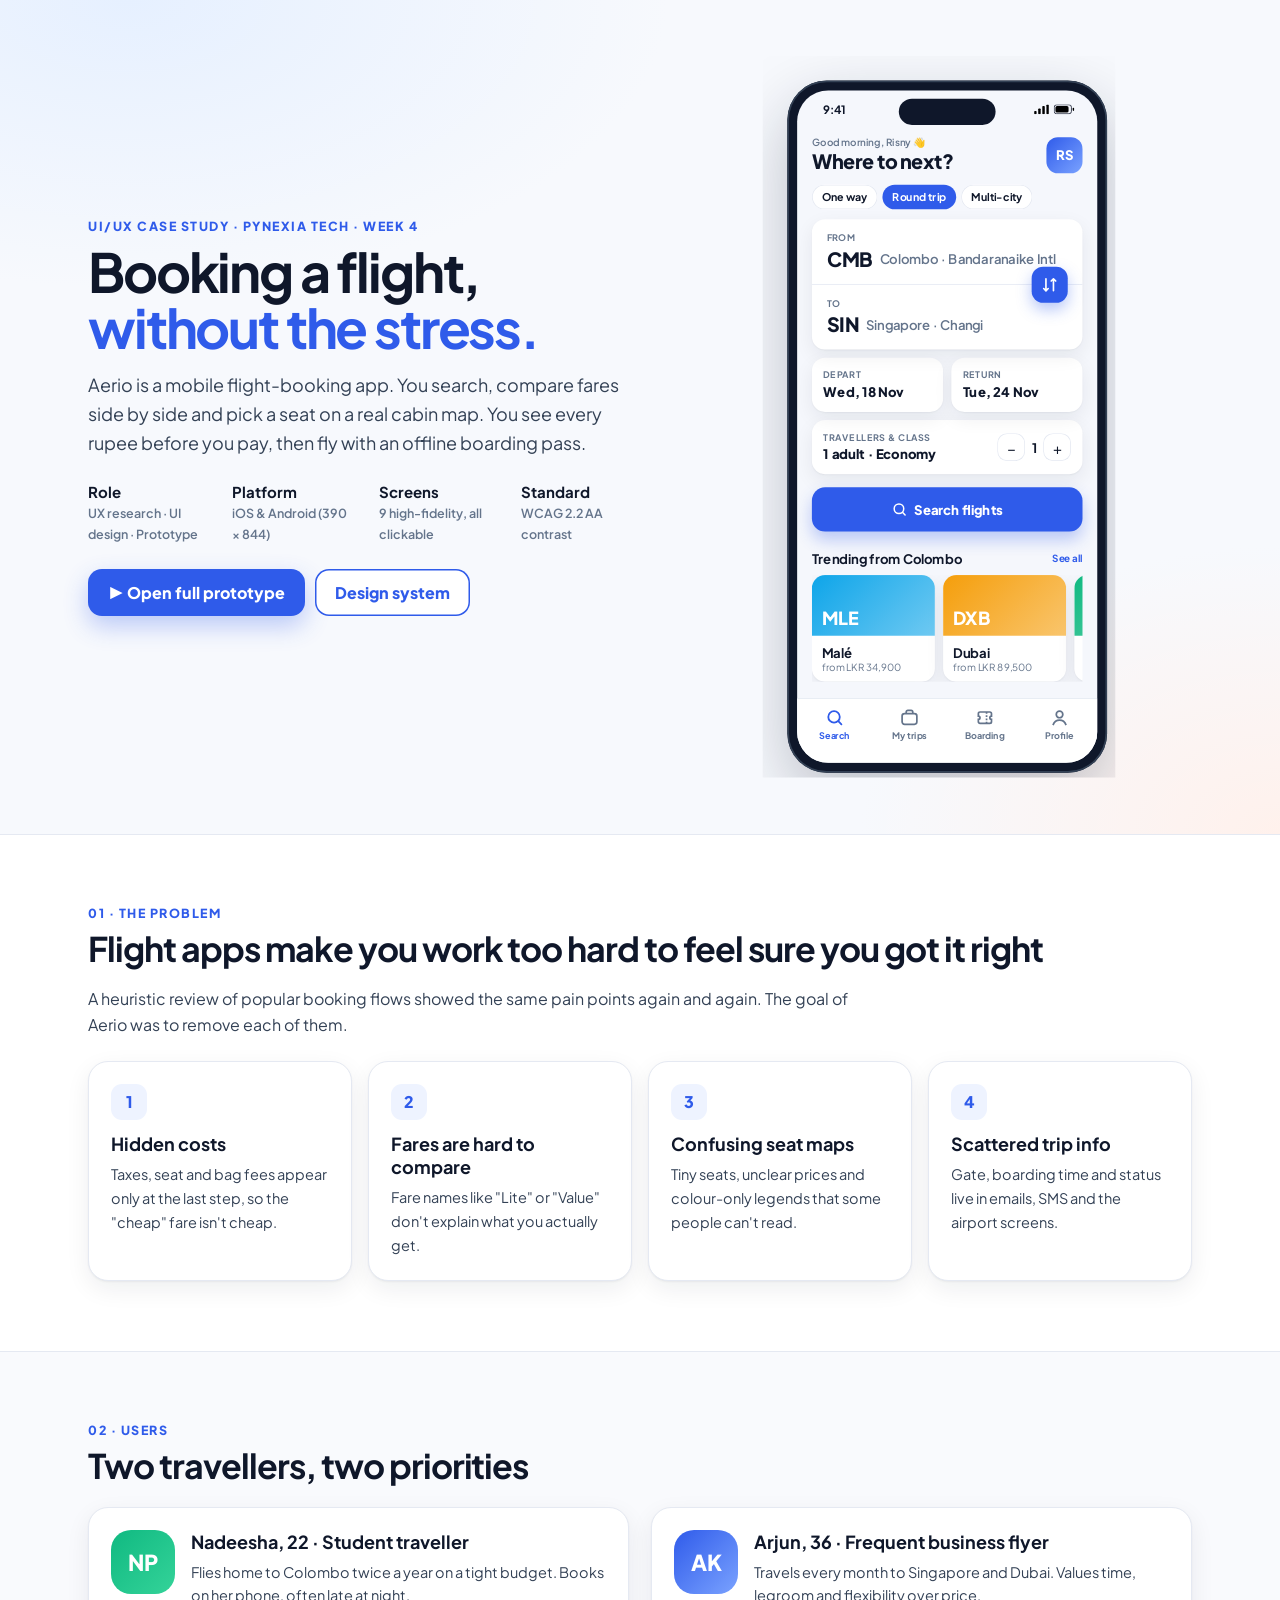
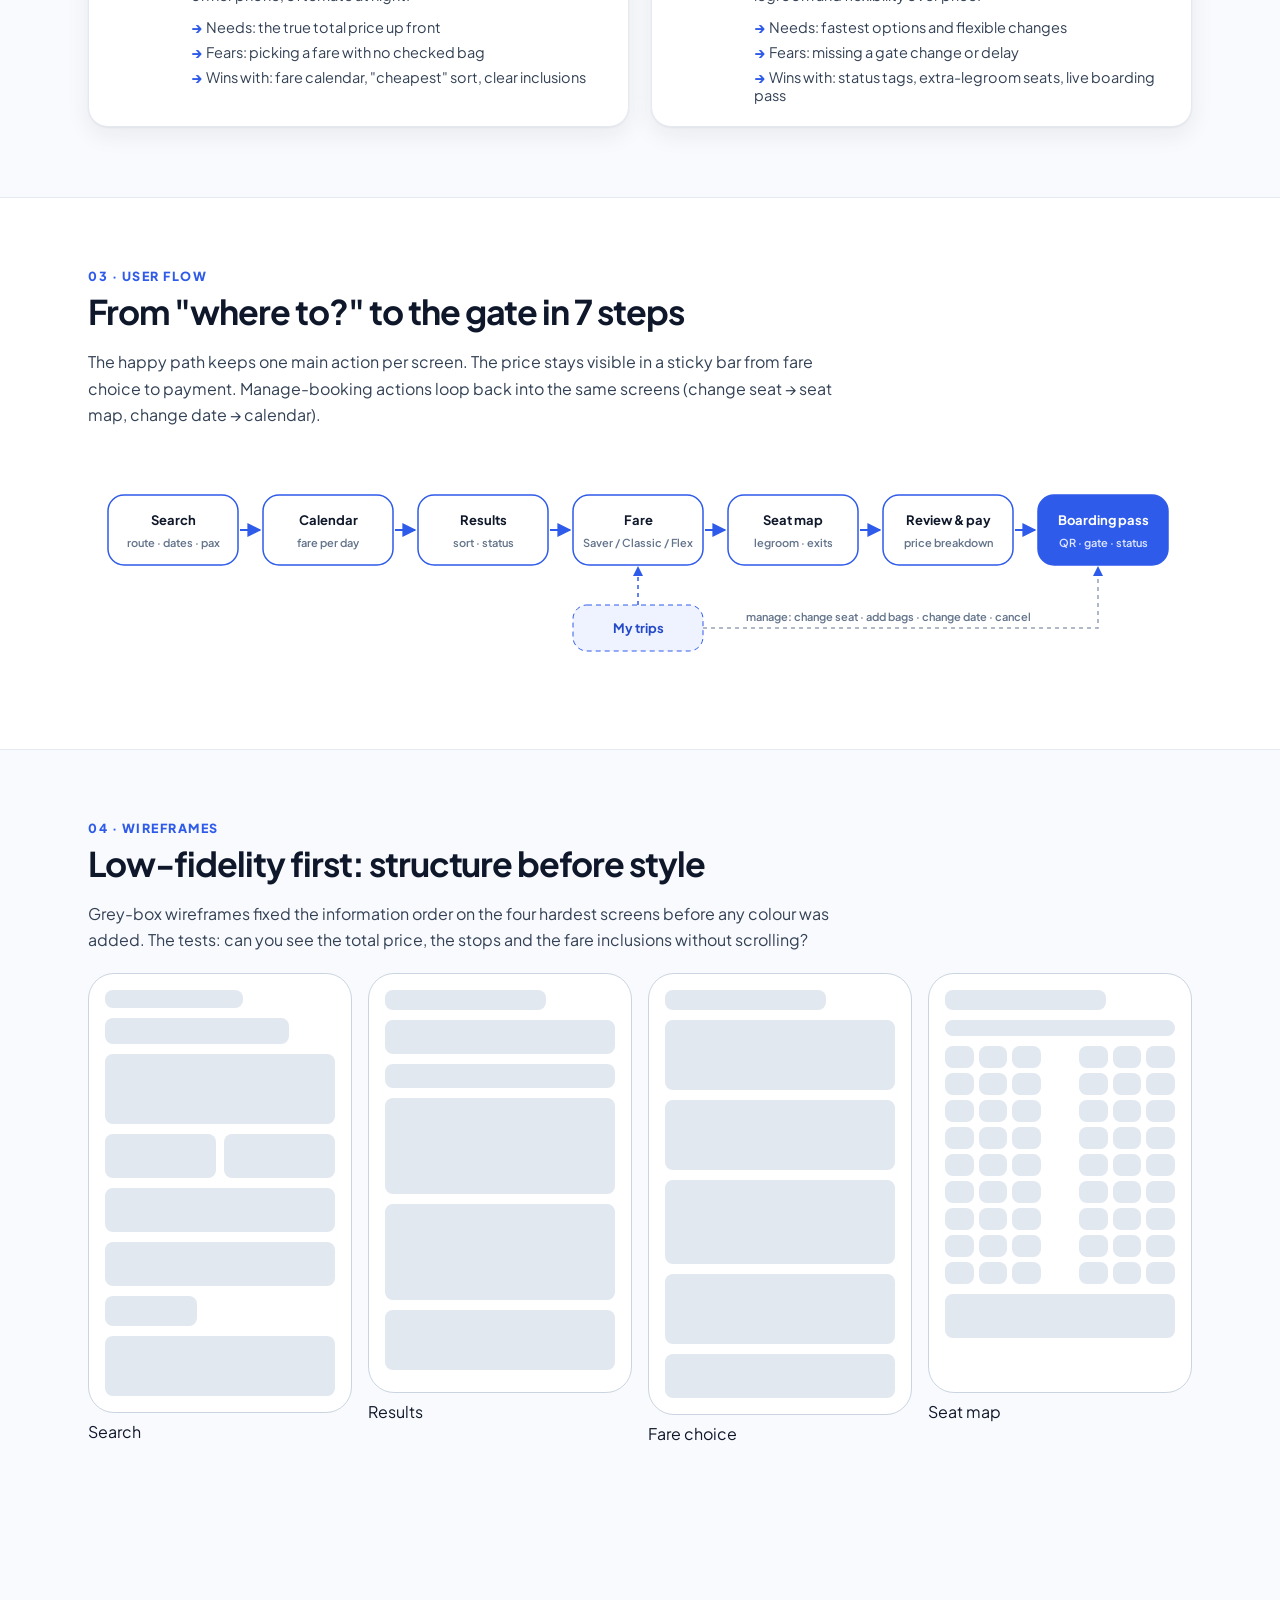
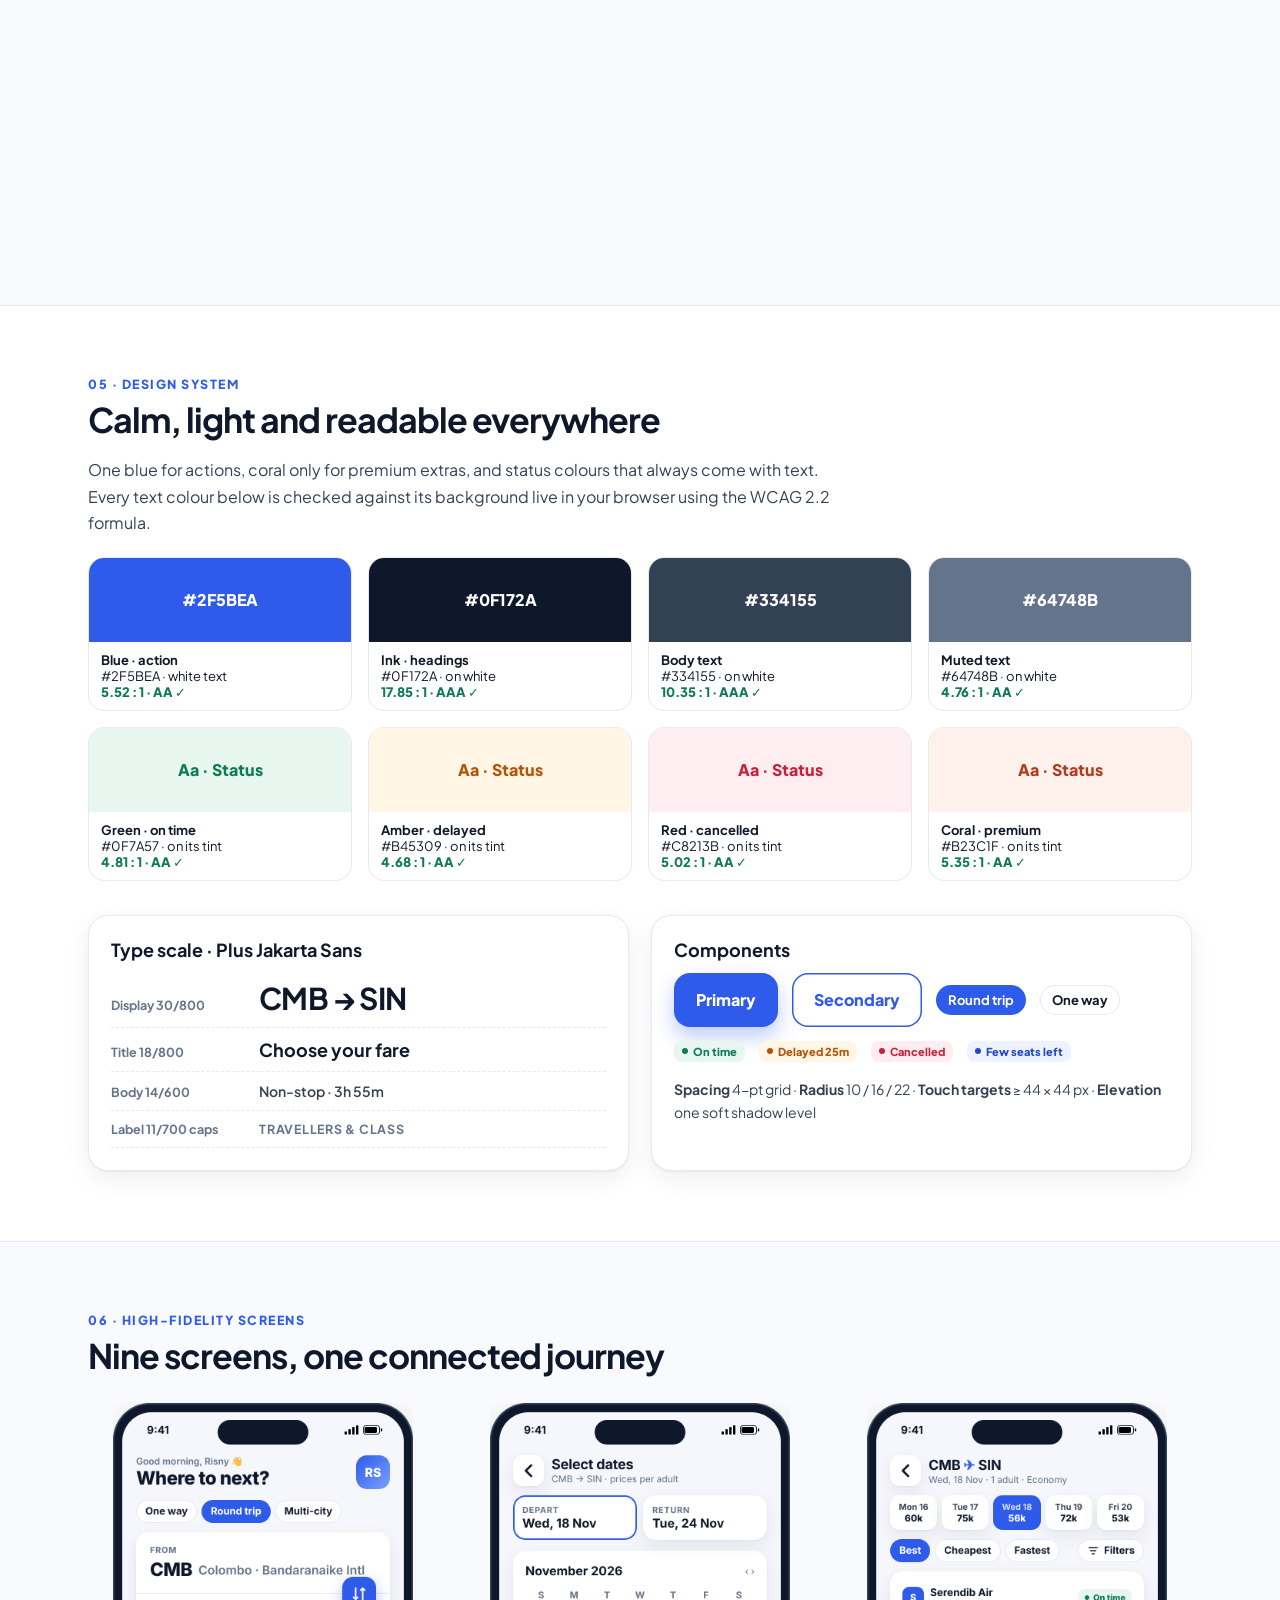
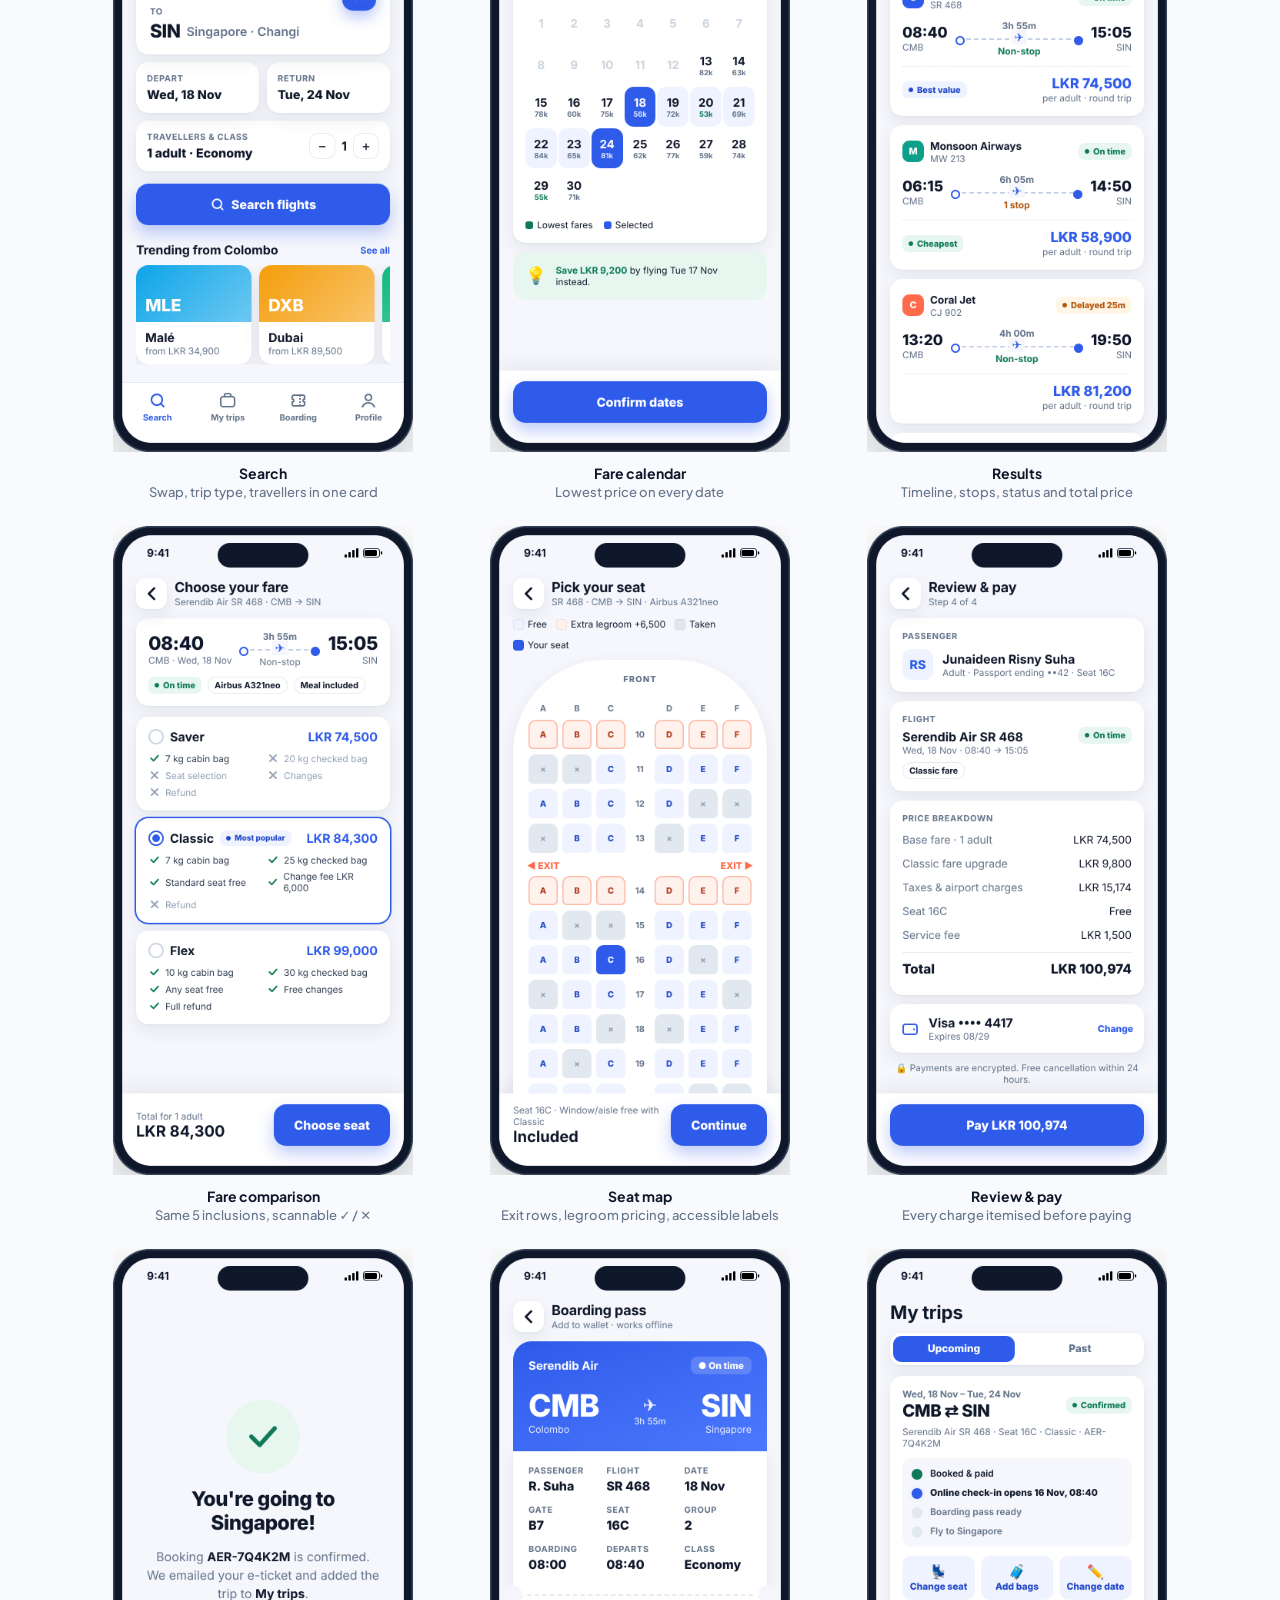
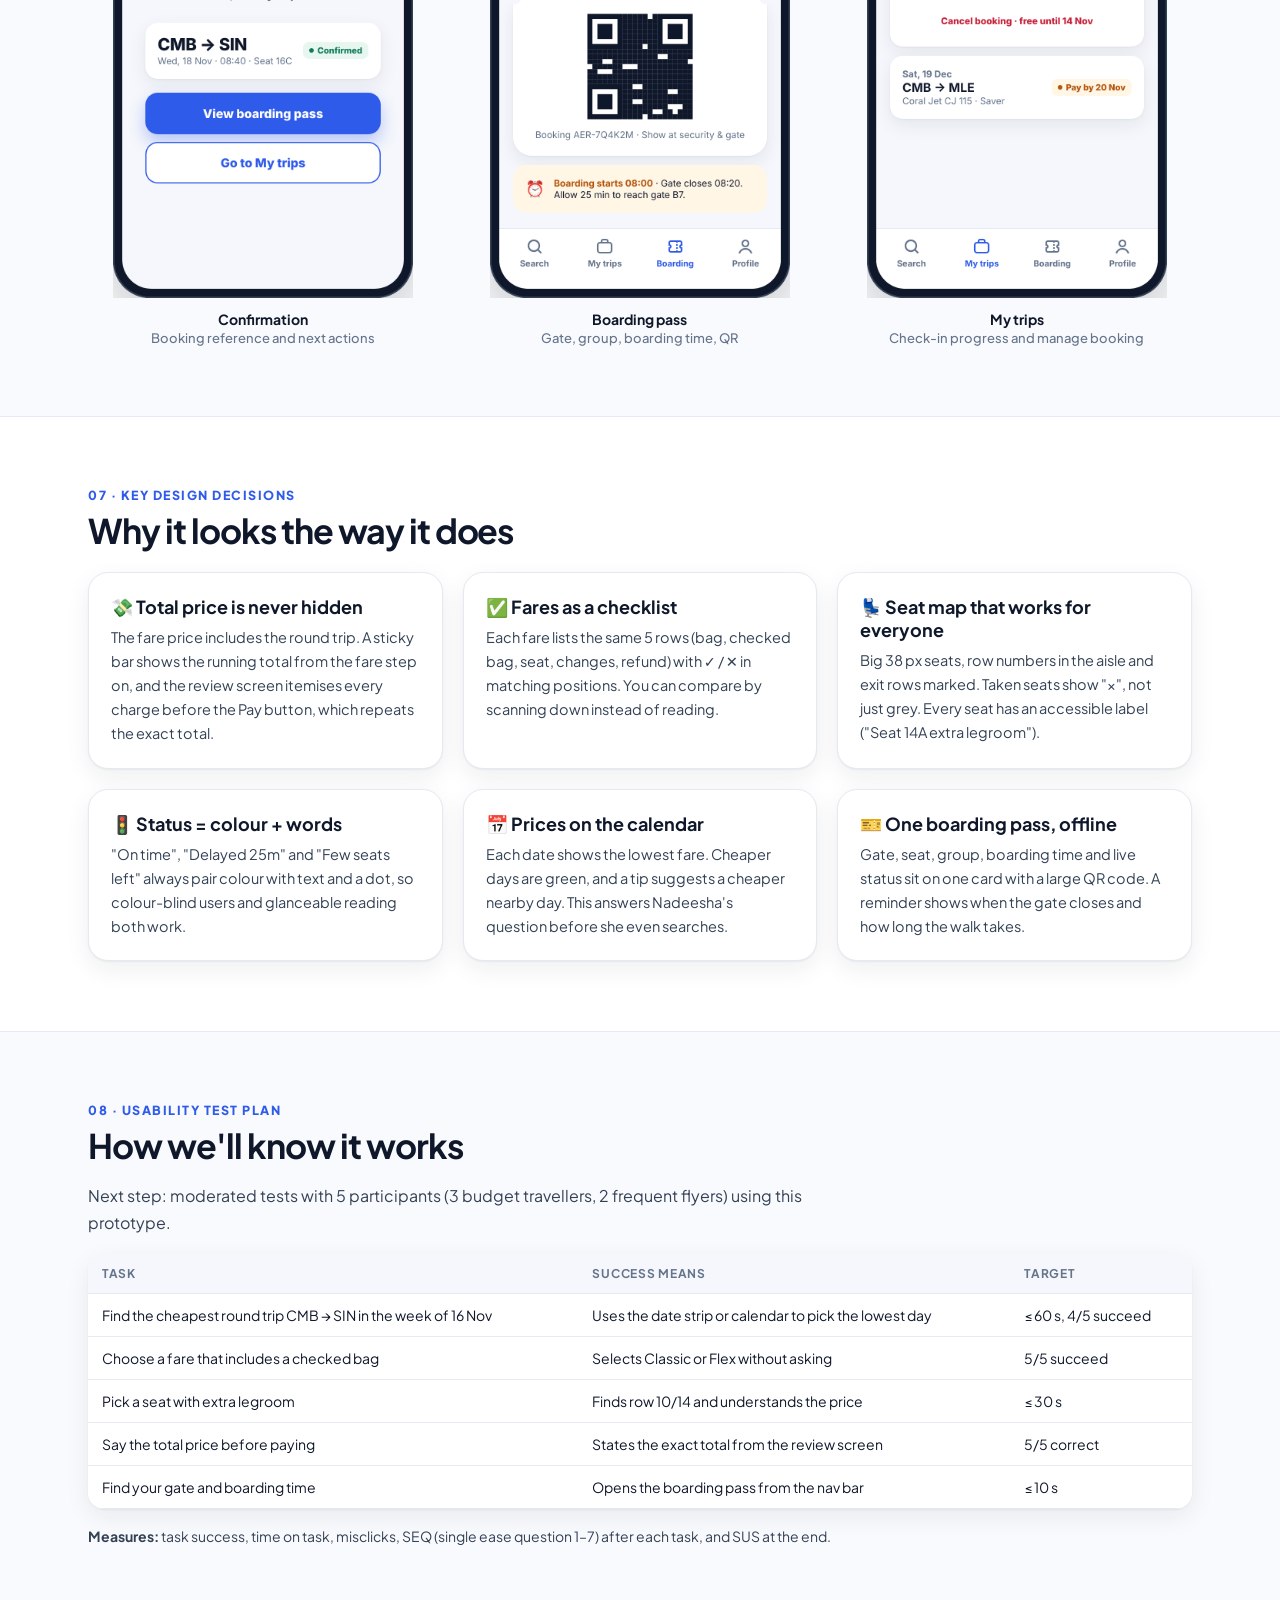
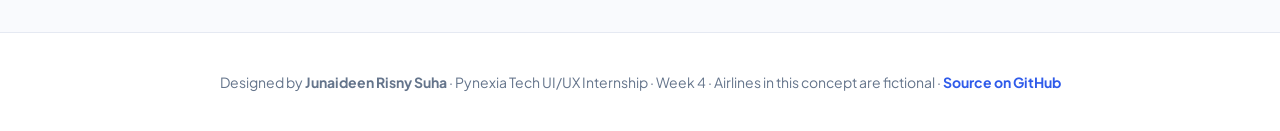
<file: docs/index.html>
<!DOCTYPE html>
<html lang="en">
<head>
<meta charset="utf-8">
<meta name="viewport" content="width=device-width, initial-scale=1">
<title>Aerio · Flight Booking App · UX Case Study</title>
<meta name="description" content="UI/UX case study: an end-to-end flight booking app with fare comparison, cabin seat map and digital boarding pass.">
<link rel="preconnect" href="https://fonts.googleapis.com">
<link href="https://fonts.googleapis.com/css2?family=Plus+Jakarta+Sans:wght@400;500;600;700;800&display=swap" rel="stylesheet">
<link rel="stylesheet" href="prototype.css">
<style>
  body { margin: 0; font-family: var(--font); color: var(--ink); background: #fff; }
  .wrap { max-width: 1160px; margin: 0 auto; padding: 0 28px; }
  header.hero { background: radial-gradient(900px 480px at 10% 0%, #E6F0FF, transparent 60%), radial-gradient(700px 480px at 100% 100%, #FFF1EC, transparent 60%), #F7F9FD; border-bottom: 1px solid var(--line); }
  .hero .wrap { display: grid; grid-template-columns: 1.05fr .95fr; gap: 40px; align-items: center; padding-top: 56px; padding-bottom: 56px; }
  @media (max-width: 960px) { .hero .wrap { grid-template-columns: 1fr; } }
  .eyebrow { font-weight: 800; color: var(--blue); letter-spacing: .12em; font-size: 12.5px; }
  h1 { font-size: 54px; line-height: 1.03; letter-spacing: -.04em; margin: 10px 0 16px; }
  h1 span { color: var(--blue); }
  .lead { font-size: 18px; color: var(--body); line-height: 1.6; margin: 0 0 24px; }
  .facts { display: grid; grid-template-columns: repeat(4, auto); gap: 10px 26px; margin-bottom: 26px; }
  .facts div b { display: block; font-size: 15px; }
  .facts div span { font-size: 12.5px; color: var(--muted); font-weight: 600; }
  .cta { display: flex; gap: 10px; flex-wrap: wrap; }
  .cta a { text-decoration: none; padding: 13px 20px; border-radius: 14px; font-weight: 800; }
  .cta .p { background: var(--blue); color: #fff; box-shadow: 0 10px 24px rgba(47,91,234,.3); }
  .cta .s { background: #fff; color: var(--blue); box-shadow: inset 0 0 0 1.5px var(--blue); }
  .hero-phone { display: flex; justify-content: center; }
  .hero-phone iframe { width: 430px; height: 880px; border: 0; transform: scale(.82); transform-origin: top center; margin-bottom: -158px; }
  section { padding: 70px 0; border-bottom: 1px solid var(--line); }
  section.alt { background: #F9FAFD; }
  h2 { font-size: 34px; letter-spacing: -.03em; margin: 6px 0 12px; }
  h3 { font-size: 18px; margin: 0 0 8px; }
  p { line-height: 1.65; color: var(--body); }
  .grid2 { display: grid; grid-template-columns: 1fr 1fr; gap: 22px; }
  .grid3 { display: grid; grid-template-columns: repeat(3, 1fr); gap: 20px; }
  .grid4 { display: grid; grid-template-columns: repeat(4, 1fr); gap: 16px; }
  @media (max-width: 900px) { .grid2, .grid3, .grid4 { grid-template-columns: 1fr; } }
  .box { background: #fff; border: 1px solid var(--line); border-radius: 20px; padding: 22px; box-shadow: var(--sh); }
  .box p { margin: 6px 0 0; font-size: 14.5px; }
  .num { width: 36px; height: 36px; border-radius: 11px; background: var(--blue-50); color: var(--blue); display: grid; place-items: center; font-weight: 800; margin-bottom: 12px; }
  .persona { display: grid; grid-template-columns: 64px 1fr; gap: 16px; }
  .avatar { width: 64px; height: 64px; border-radius: 20px; display: grid; place-items: center; font-weight: 800; color: #fff; font-size: 22px; }
  ul.clean { list-style: none; padding: 0; margin: 10px 0 0; display: grid; gap: 7px; font-size: 14.5px; color: var(--body); }
  ul.clean li::before { content: "→ "; color: var(--blue); font-weight: 800; }
  table { width: 100%; border-collapse: collapse; font-size: 14px; background: #fff; border-radius: 16px; overflow: hidden; box-shadow: var(--sh); }
  th, td { padding: 12px 14px; border-bottom: 1px solid var(--line); text-align: left; }
  th { background: #F5F7FC; font-size: 12px; text-transform: uppercase; letter-spacing: .06em; color: var(--muted); }
  .flow { overflow-x: auto; padding: 10px 0; }
  .swatch { border-radius: 16px; overflow: hidden; border: 1px solid var(--line); background: #fff; }
  .swatch .c { height: 84px; }
  .swatch .t { padding: 10px 12px; font-size: 13px; }
  .swatch .t b { display: block; }
  .pass { color: var(--green); font-weight: 800; }
  .type-row { display: flex; align-items: baseline; gap: 18px; padding: 10px 0; border-bottom: 1px dashed var(--line); }
  .type-row span { width: 130px; color: var(--muted); font-size: 12.5px; font-weight: 700; flex: none; }
  .screens { display: grid; grid-template-columns: repeat(3, 1fr); gap: 26px; }
  @media (max-width: 900px) { .screens { grid-template-columns: 1fr 1fr; } }
  .screens figure { margin: 0; text-align: center; }
  .screens img { width: 100%; max-width: 300px; }
  .screens figcaption { font-weight: 700; font-size: 14px; margin-top: 8px; }
  .screens figcaption span { display: block; font-weight: 500; color: var(--muted); font-size: 13px; margin-top: 2px; }
  .wire { background: #fff; border: 1.5px solid #CBD5E1; border-radius: 26px; min-height: 420px; padding: 16px; display: grid; gap: 10px; align-content: start; }
  .wire i { display: block; background: #E2E8F0; border-radius: 8px; }
  .wire .lbl { font-size: 12px; font-weight: 800; color: var(--muted); text-align: center; }
  .components { display: flex; gap: 14px; flex-wrap: wrap; align-items: center; }
  footer { padding: 40px 0; text-align: center; color: var(--muted); font-size: 14px; }
  footer a { color: var(--blue); font-weight: 700; text-decoration: none; }
</style>
</head>
<body>
<header class="hero">
  <div class="wrap">
    <div>
      <div class="eyebrow">UI/UX CASE STUDY · PYNEXIA TECH · WEEK 4</div>
      <h1>Booking a flight, <span>without the stress.</span></h1>
      <p class="lead">Aerio is a mobile flight-booking app. You search, compare fares side by side and pick a seat on a real cabin map. You see every rupee before you pay, then fly with an offline boarding pass.</p>
      <div class="facts">
        <div><b>Role</b><span>UX research · UI design · Prototype</span></div>
        <div><b>Platform</b><span>iOS & Android (390 × 844)</span></div>
        <div><b>Screens</b><span>9 high-fidelity, all clickable</span></div>
        <div><b>Standard</b><span>WCAG 2.2 AA contrast</span></div>
      </div>
      <div class="cta"><a class="p" href="prototype.html">▶ Open full prototype</a><a class="s" href="#design-system">Design system</a></div>
    </div>
    <div class="hero-phone"><iframe src="prototype.html?embed" title="Aerio interactive prototype"></iframe></div>
  </div>
</header>

<section>
  <div class="wrap">
    <div class="eyebrow">01 · THE PROBLEM</div>
    <h2>Flight apps make you work too hard to feel sure you got it right</h2>
    <p style="max-width:760px">A heuristic review of popular booking flows showed the same pain points again and again. The goal of Aerio was to remove each of them.</p>
    <div class="grid4" style="margin-top:22px">
      <div class="box"><div class="num">1</div><h3>Hidden costs</h3><p>Taxes, seat and bag fees appear only at the last step, so the "cheap" fare isn't cheap.</p></div>
      <div class="box"><div class="num">2</div><h3>Fares are hard to compare</h3><p>Fare names like "Lite" or "Value" don't explain what you actually get.</p></div>
      <div class="box"><div class="num">3</div><h3>Confusing seat maps</h3><p>Tiny seats, unclear prices and colour-only legends that some people can't read.</p></div>
      <div class="box"><div class="num">4</div><h3>Scattered trip info</h3><p>Gate, boarding time and status live in emails, SMS and the airport screens.</p></div>
    </div>
  </div>
</section>

<section class="alt">
  <div class="wrap">
    <div class="eyebrow">02 · USERS</div>
    <h2>Two travellers, two priorities</h2>
    <div class="grid2" style="margin-top:20px">
      <div class="box persona"><div class="avatar" style="background:linear-gradient(135deg,#10B981,#34D399)">NP</div>
        <div><h3>Nadeesha, 22 · Student traveller</h3><p>Flies home to Colombo twice a year on a tight budget. Books on her phone, often late at night.</p>
          <ul class="clean"><li>Needs: the true total price up front</li><li>Fears: picking a fare with no checked bag</li><li>Wins with: fare calendar, "cheapest" sort, clear inclusions</li></ul></div></div>
      <div class="box persona"><div class="avatar" style="background:linear-gradient(135deg,#2F5BEA,#7AA2FF)">AK</div>
        <div><h3>Arjun, 36 · Frequent business flyer</h3><p>Travels every month to Singapore and Dubai. Values time, legroom and flexibility over price.</p>
          <ul class="clean"><li>Needs: fastest options and flexible changes</li><li>Fears: missing a gate change or delay</li><li>Wins with: status tags, extra-legroom seats, live boarding pass</li></ul></div></div>
    </div>
  </div>
</section>

<section>
  <div class="wrap">
    <div class="eyebrow">03 · USER FLOW</div>
    <h2>From "where to?" to the gate in 7 steps</h2>
    <p style="max-width:760px">The happy path keeps one main action per screen. The price stays visible in a sticky bar from fare choice to payment. Manage-booking actions loop back into the same screens (change seat → seat map, change date → calendar).</p>
    <div class="flow"><svg viewBox="0 0 1100 210" width="1100" role="img" aria-label="User flow diagram">
      <defs><marker id="a" viewBox="0 0 10 10" refX="9" refY="5" markerWidth="7" markerHeight="7" orient="auto"><path d="M0 0L10 5L0 10z" fill="#2F5BEA"/></marker></defs>
      <g font-family="Plus Jakarta Sans, sans-serif" font-size="13" font-weight="700" text-anchor="middle">
        ${""}
      </g>
    </svg></div>
  </div>
</section>

<section class="alt">
  <div class="wrap">
    <div class="eyebrow">04 · WIREFRAMES</div>
    <h2>Low-fidelity first: structure before style</h2>
    <p style="max-width:760px">Grey-box wireframes fixed the information order on the four hardest screens before any colour was added. The tests: can you see the total price, the stops and the fare inclusions without scrolling?</p>
    <div class="grid4" style="margin-top:20px" id="wires"></div>
  </div>
</section>

<section id="design-system">
  <div class="wrap">
    <div class="eyebrow">05 · DESIGN SYSTEM</div>
    <h2>Calm, light and readable everywhere</h2>
    <p style="max-width:760px">One blue for actions, coral only for premium extras, and status colours that always come with text. Every text colour below is checked against its background live in your browser using the WCAG 2.2 formula.</p>
    <div class="grid4" id="swatches" style="margin-top:20px"></div>
    <div class="grid2" style="margin-top:34px">
      <div class="box"><h3>Type scale · Plus Jakarta Sans</h3>
        <div class="type-row"><span>Display 30/800</span><b style="font-size:30px;letter-spacing:-.02em">CMB → SIN</b></div>
        <div class="type-row"><span>Title 18/800</span><b style="font-size:18px">Choose your fare</b></div>
        <div class="type-row"><span>Body 14/600</span><span style="font-size:14px;width:auto;color:var(--body);font-weight:600">Non-stop · 3h 55m</span></div>
        <div class="type-row"><span>Label 11/700 caps</span><span class="label" style="width:auto">Travellers & class</span></div>
      </div>
      <div class="box"><h3>Components</h3>
        <div class="components" style="margin-top:12px">
          <button class="btn" style="width:auto;padding:0 22px">Primary</button>
          <button class="btn secondary" style="width:auto;padding:0 22px">Secondary</button>
          <span class="chip on">Round trip</span><span class="chip">One way</span>
          <span class="tag ok">On time</span><span class="tag warn">Delayed 25m</span><span class="tag bad">Cancelled</span><span class="tag info">Few seats left</span>
        </div>
        <p style="font-size:14px;margin-top:16px"><b>Spacing</b> 4-pt grid · <b>Radius</b> 10 / 16 / 22 · <b>Touch targets</b> ≥ 44 × 44 px · <b>Elevation</b> one soft shadow level</p>
      </div>
    </div>
  </div>
</section>

<section class="alt">
  <div class="wrap">
    <div class="eyebrow">06 · HIGH-FIDELITY SCREENS</div>
    <h2>Nine screens, one connected journey</h2>
    <div class="screens" style="margin-top:26px" id="screens"></div>
  </div>
</section>

<section>
  <div class="wrap">
    <div class="eyebrow">07 · KEY DESIGN DECISIONS</div>
    <h2>Why it looks the way it does</h2>
    <div class="grid3" style="margin-top:20px">
      <div class="box"><h3>💸 Total price is never hidden</h3><p>The fare price includes the round trip. A sticky bar shows the running total from the fare step on, and the review screen itemises every charge before the Pay button, which repeats the exact total.</p></div>
      <div class="box"><h3>✅ Fares as a checklist</h3><p>Each fare lists the same 5 rows (bag, checked bag, seat, changes, refund) with ✓ / ✕ in matching positions. You can compare by scanning down instead of reading.</p></div>
      <div class="box"><h3>💺 Seat map that works for everyone</h3><p>Big 38 px seats, row numbers in the aisle and exit rows marked. Taken seats show "×", not just grey. Every seat has an accessible label ("Seat 14A extra legroom").</p></div>
      <div class="box"><h3>🚦 Status = colour + words</h3><p>"On time", "Delayed 25m" and "Few seats left" always pair colour with text and a dot, so colour-blind users and glanceable reading both work.</p></div>
      <div class="box"><h3>📅 Prices on the calendar</h3><p>Each date shows the lowest fare. Cheaper days are green, and a tip suggests a cheaper nearby day. This answers Nadeesha's question before she even searches.</p></div>
      <div class="box"><h3>🎫 One boarding pass, offline</h3><p>Gate, seat, group, boarding time and live status sit on one card with a large QR code. A reminder shows when the gate closes and how long the walk takes.</p></div>
    </div>
  </div>
</section>

<section class="alt">
  <div class="wrap">
    <div class="eyebrow">08 · USABILITY TEST PLAN</div>
    <h2>How we'll know it works</h2>
    <p style="max-width:760px">Next step: moderated tests with 5 participants (3 budget travellers, 2 frequent flyers) using this prototype.</p>
    <table style="margin-top:18px">
      <tr><th>Task</th><th>Success means</th><th>Target</th></tr>
      <tr><td>Find the cheapest round trip CMB → SIN in the week of 16 Nov</td><td>Uses the date strip or calendar to pick the lowest day</td><td>≤ 60 s, 4/5 succeed</td></tr>
      <tr><td>Choose a fare that includes a checked bag</td><td>Selects Classic or Flex without asking</td><td>5/5 succeed</td></tr>
      <tr><td>Pick a seat with extra legroom</td><td>Finds row 10/14 and understands the price</td><td>≤ 30 s</td></tr>
      <tr><td>Say the total price before paying</td><td>States the exact total from the review screen</td><td>5/5 correct</td></tr>
      <tr><td>Find your gate and boarding time</td><td>Opens the boarding pass from the nav bar</td><td>≤ 10 s</td></tr>
    </table>
    <p style="font-size:14px;margin-top:16px"><b>Measures:</b> task success, time on task, misclicks, SEQ (single ease question 1–7) after each task, and SUS at the end.</p>
  </div>
</section>

<footer>Designed by <b>Junaideen Risny Suha</b> · Pynexia Tech UI/UX Internship · Week 4 · Airlines in this concept are fictional · <a href="https://github.com/DevRisny/Aerio-Flight-Booking-UX">Source on GitHub</a></footer>

<script>
  // ---------- user flow diagram
  const steps = [["Search", "route · dates · pax"], ["Calendar", "fare per day"], ["Results", "sort · status"], ["Fare", "Saver / Classic / Flex"], ["Seat map", "legroom · exits"], ["Review & pay", "price breakdown"], ["Boarding pass", "QR · gate · status"]];
  const svg = document.querySelector(".flow svg g");
  svg.innerHTML = steps.map(([t, s], i) => {
    const x = 20 + i * 155;
    return `<rect x="${x}" y="40" width="130" height="70" rx="16" fill="${i === steps.length - 1 ? "#2F5BEA" : "#fff"}" stroke="#2F5BEA" stroke-width="1.5"/>
      <text x="${x + 65}" y="70" fill="${i === steps.length - 1 ? "#fff" : "#0F172A"}">${t}</text>
      <text x="${x + 65}" y="92" font-size="11" font-weight="600" fill="${i === steps.length - 1 ? "#DCE6FF" : "#64748B"}">${s}</text>
      ${i < steps.length - 1 ? `<path d="M${x + 132} 75 H${x + 152}" stroke="#2F5BEA" stroke-width="2" marker-end="url(#a)"/>` : ""}`;
  }).join("") + `
    <rect x="485" y="150" width="130" height="46" rx="14" fill="#EEF3FF" stroke="#2F5BEA" stroke-dasharray="5 4"/>
    <text x="550" y="178" fill="#2449C7">My trips</text>
    <path d="M550 150 V 112" stroke="#2F5BEA" stroke-width="1.5" stroke-dasharray="4 4" marker-end="url(#a)"/>
    <path d="M615 173 H 1010 V 112" fill="none" stroke="#94A3B8" stroke-width="1.5" stroke-dasharray="4 4" marker-end="url(#a)"/>
    <text x="800" y="166" font-size="11" font-weight="600" fill="#64748B">manage: change seat · add bags · change date · cancel</text>`;

  // ---------- wireframes
  const W = {
    "Search": ["h:18:60%", "h:26:80%", "h:70:100%", "row", "h:44:100%", "h:44:100%", "h:30:40%", "h:60:100%"],
    "Results": ["h:20:70%", "h:34:100%", "h:24:100%", "h:96:100%", "h:96:100%", "h:60:100%"],
    "Fare choice": ["h:20:70%", "h:70:100%", "h:70:100%", "h:84:100%", "h:70:100%", "h:44:100%"],
    "Seat map": ["h:20:70%", "h:16:100%", "grid", "h:44:100%"],
  };
  document.getElementById("wires").innerHTML = Object.entries(W).map(([name, parts]) => `<div><div class="wire">${parts.map((p) => {
    if (p === "row") return `<div style="display:flex;gap:8px"><i style="height:44px;flex:1"></i><i style="height:44px;flex:1"></i></div>`;
    if (p === "grid") return `<div style="display:grid;grid-template-columns:repeat(7,1fr);gap:5px">${Array.from({ length: 63 }, (_, k) => `<i style="height:22px;${k % 7 === 3 ? "background:transparent" : ""}"></i>`).join("")}</div>`;
    const [, h, w] = p.split(":");
    return `<i style="height:${h}px;width:${w}"></i>`;
  }).join("")}</div><div class="wire lbl" style="height:auto;border:0;padding:8px 0 0;background:none">${name}</div></div>`).join("");

  // ---------- colour swatches with live WCAG contrast
  function lum(hex) {
    const c = [1, 3, 5].map((i) => parseInt(hex.slice(i, i + 2), 16) / 255).map((v) => (v <= 0.03928 ? v / 12.92 : Math.pow((v + 0.055) / 1.055, 2.4)));
    return 0.2126 * c[0] + 0.7152 * c[1] + 0.0722 * c[2];
  }
  const ratio = (a, b) => { const [x, y] = [lum(a), lum(b)].sort((m, n) => n - m); return (x + 0.05) / (y + 0.05); };
  const SW = [["Blue · action", "#2F5BEA", "#FFFFFF", "white text"], ["Ink · headings", "#0F172A", "#FFFFFF", "on white"], ["Body text", "#334155", "#FFFFFF", "on white"], ["Muted text", "#64748B", "#FFFFFF", "on white"],
    ["Green · on time", "#0F7A57", "#E7F7F0", "on its tint"], ["Amber · delayed", "#B45309", "#FFF6E5", "on its tint"], ["Red · cancelled", "#C8213B", "#FFEEF1", "on its tint"], ["Coral · premium", "#B23C1F", "#FFF1EC", "on its tint"]];
  document.getElementById("swatches").innerHTML = SW.map(([n, fg, bg, how]) => {
    const r = ratio(fg, bg);
    const pass = r >= 7 ? "AAA" : r >= 4.5 ? "AA" : r >= 3 ? "AA large" : "Fail";
    const solid = how === "white text";
    return `<div class="swatch"><div class="c" style="background:${solid || how === "on white" ? fg : bg};display:grid;place-items:center;color:${solid ? "#fff" : how === "on white" ? "#fff" : fg};font-weight:800">${how === "on its tint" ? "Aa · Status" : fg}</div>
      <div class="t"><b>${n}</b>${fg} · ${how}<br><span class="pass">${r.toFixed(2)} : 1 · ${pass} ✓</span></div></div>`;
  }).join("");

  // ---------- screens gallery
  const S = [["search", "Search", "Swap, trip type, travellers in one card"], ["calendar", "Fare calendar", "Lowest price on every date"], ["results", "Results", "Timeline, stops, status and total price"],
    ["fares", "Fare comparison", "Same 5 inclusions, scannable ✓ / ✕"], ["seats", "Seat map", "Exit rows, legroom pricing, accessible labels"], ["review", "Review & pay", "Every charge itemised before paying"],
    ["success", "Confirmation", "Booking reference and next actions"], ["pass", "Boarding pass", "Gate, group, boarding time, QR"], ["trips", "My trips", "Check-in progress and manage booking"]];
  document.getElementById("screens").innerHTML = S.map(([f, t, d]) => `<figure><img src="screens/${f}.png" alt="${t} screen"><figcaption>${t}<span>${d}</span></figcaption></figure>`).join("");
</script>
</body>
</html>
</file>
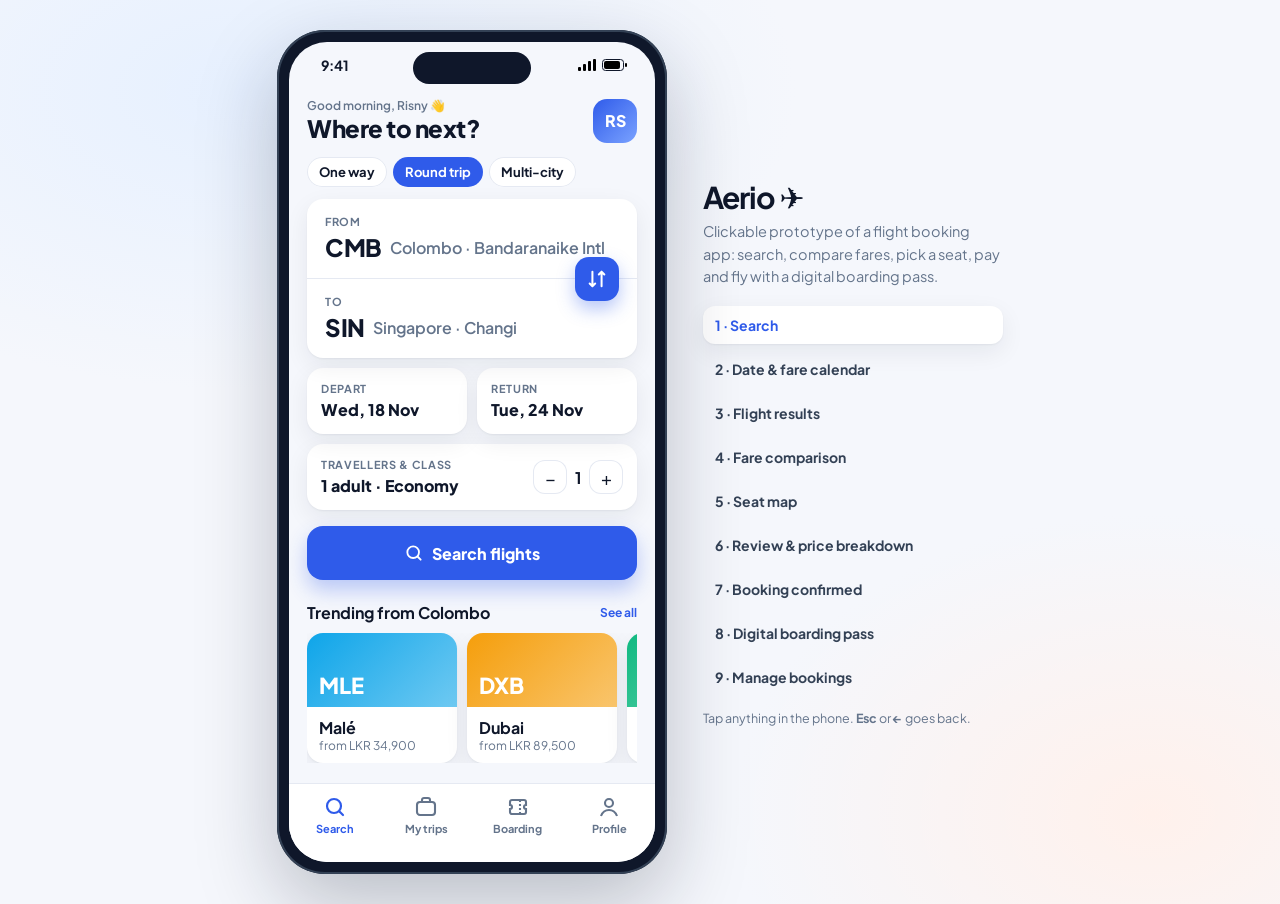
<file: docs/prototype.html>
<!DOCTYPE html>
<html lang="en">
<head>
<meta charset="utf-8">
<meta name="viewport" content="width=device-width, initial-scale=1">
<title>Aerio · Clickable prototype</title>
<link rel="preconnect" href="https://fonts.googleapis.com">
<link href="https://fonts.googleapis.com/css2?family=Plus+Jakarta+Sans:wght@500;600;700;800&display=swap" rel="stylesheet">
<link rel="stylesheet" href="prototype.css">
<style>
  body { margin: 0; min-height: 100vh; display: grid; place-items: center; background: radial-gradient(900px 500px at 20% 10%, #E6F0FF, transparent 60%), radial-gradient(700px 500px at 90% 90%, #FFF1EC, transparent 60%), #F5F7FC; font-family: var(--font); }
  .wrap { display: flex; gap: 36px; align-items: center; padding: 30px; flex-wrap: wrap; justify-content: center; }
  .side { width: 300px; color: var(--ink); }
  .side h1 { font-size: 30px; margin: 0 0 4px; letter-spacing: -.03em; }
  .side p { color: var(--muted); line-height: 1.55; margin: 0 0 18px; font-size: 14.5px; }
  .links { display: grid; gap: 6px; }
  .links button { text-align: left; padding: 10px 12px; border-radius: 12px; font-weight: 700; font-size: 14px; color: var(--body); }
  .links button:hover { background: #fff; }
  .links button.on { background: #fff; color: var(--blue); box-shadow: var(--sh); }
  .hint { font-size: 12.5px; color: var(--muted); margin-top: 14px; }
  .embed .side { display: none; }
  .embed body, body.embed { background: transparent; }
</style>
</head>
<body>
<div class="wrap">
  <div class="phone"><div class="screen" id="screen"></div></div>
  <div class="side">
    <h1>Aerio ✈</h1>
    <p>Clickable prototype of a flight booking app: search, compare fares, pick a seat, pay and fly with a digital boarding pass.</p>
    <div class="links" id="links"></div>
    <div class="hint">Tap anything in the phone. <b>Esc</b> or <b>←</b> goes back.</div>
  </div>
</div>
<script src="prototype.js"></script>
<script>
  if (new URLSearchParams(location.search).has("embed")) document.body.classList.add("embed");
  const links = document.getElementById("links");
  links.innerHTML = Object.entries(Aerio.TITLES).map(([k, t]) => `<button data-screen-link="${k}">${t}</button>`).join("");
  links.addEventListener("click", (e) => { const b = e.target.closest("button"); if (b) Aerio.go(b.dataset.screenLink); });
  Aerio.render();
</script>
</body>
</html>
</file>
<file: docs/prototype.css>
/* Aerio design tokens + components (light theme, WCAG AA contrast checked in the case study) */
:root {
  --blue: #2F5BEA; --blue-600: #2449C7; --blue-50: #EEF3FF; --sky: #E6F0FF;
  --coral: #FF6B4A; --coral-50: #FFF1EC;
  --green: #0F7A57; --green-50: #E7F7F0; --amber: #B45309; --amber-50: #FFF6E5; --red: #C8213B; --red-50: #FFEEF1;
  --ink: #0F172A; --body: #334155; --muted: #64748B; --line: #E5E9F2; --bg: #F5F7FC; --card: #FFFFFF;
  --r-sm: 10px; --r: 16px; --r-lg: 22px;
  --sh: 0 1px 2px rgba(15,23,42,.05), 0 8px 24px rgba(15,23,42,.07);
  --font: "Plus Jakarta Sans", Inter, "Segoe UI", system-ui, sans-serif;
}
* { box-sizing: border-box; }
button { font: inherit; color: inherit; cursor: pointer; border: 0; background: none; }
.phone { width: 390px; height: 844px; border-radius: 48px; background: #0F172A; padding: 12px; box-shadow: 0 30px 80px rgba(15,23,42,.25), inset 0 0 0 2px #334155; position: relative; flex: none; }
.screen { width: 100%; height: 100%; border-radius: 38px; overflow: hidden; background: var(--bg); position: relative; display: flex; flex-direction: column; font-family: var(--font); color: var(--ink); }
.status { height: 46px; flex: none; display: flex; align-items: center; justify-content: space-between; padding: 0 28px 0 32px; font-size: 14px; font-weight: 700; }
.status .icons { display: flex; gap: 6px; align-items: center; }
.island { position: absolute; top: 10px; left: 50%; transform: translateX(-50%); width: 118px; height: 32px; background: #0F172A; border-radius: 20px; z-index: 5; }
.content { flex: 1; overflow-y: auto; padding: 4px 18px 18px; scrollbar-width: none; }
.content::-webkit-scrollbar { display: none; }
.topbar { display: flex; align-items: center; gap: 10px; padding: 6px 0 12px; }
.topbar h2 { font-size: 18px; margin: 0; flex: 1; letter-spacing: -.01em; }
.icon-btn { width: 40px; height: 40px; border-radius: 12px; background: var(--card); display: grid; place-items: center; box-shadow: var(--sh); font-size: 18px; }
.card { background: var(--card); border-radius: var(--r); box-shadow: var(--sh); padding: 16px; }
.muted { color: var(--muted); }
.small { font-size: 12px; }
.label { font-size: 11px; font-weight: 700; color: var(--muted); text-transform: uppercase; letter-spacing: .06em; }
.btn { width: 100%; height: 54px; border-radius: 16px; background: var(--blue); color: #fff; font-weight: 800; font-size: 16px; box-shadow: 0 10px 20px rgba(47,91,234,.3); display: flex; align-items: center; justify-content: center; gap: 8px; }
.btn:focus-visible, .tap:focus-visible { outline: 3px solid #93B0FF; outline-offset: 2px; }
.btn.secondary { background: var(--card); color: var(--blue); box-shadow: inset 0 0 0 1.5px var(--blue); }
.chip { display: inline-flex; align-items: center; gap: 6px; padding: 7px 12px; border-radius: 999px; background: var(--card); box-shadow: inset 0 0 0 1px var(--line); font-size: 13px; font-weight: 700; white-space: nowrap; }
.chip.on { background: var(--blue); color: #fff; box-shadow: none; }
.tag { display: inline-flex; align-items: center; gap: 5px; font-size: 11px; font-weight: 800; padding: 4px 8px; border-radius: 8px; }
.tag::before { content: ""; width: 6px; height: 6px; border-radius: 50%; background: currentColor; }
.tag.ok { color: var(--green); background: var(--green-50); }
.tag.warn { color: var(--amber); background: var(--amber-50); }
.tag.bad { color: var(--red); background: var(--red-50); }
.tag.info { color: var(--blue-600); background: var(--blue-50); }
.row { display: flex; align-items: center; gap: 10px; }
.between { justify-content: space-between; }
.code { font-size: 30px; font-weight: 800; letter-spacing: -.02em; }
.nav { height: 78px; flex: none; background: var(--card); display: flex; justify-content: space-around; align-items: flex-start; padding-top: 10px; box-shadow: 0 -1px 0 var(--line); }
.nav button { display: grid; justify-items: center; gap: 3px; font-size: 11px; font-weight: 700; color: var(--muted); width: 72px; }
.nav button.on { color: var(--blue); }
.nav svg { width: 24px; height: 24px; }
.sheet-cta { flex: none; background: var(--card); padding: 14px 18px 26px; box-shadow: 0 -8px 24px rgba(15,23,42,.06); }
.timeline { display: grid; grid-template-columns: auto 1fr auto; align-items: center; gap: 10px; }
.timeline .line { height: 2px; background: repeating-linear-gradient(90deg, #C5D0E6 0 6px, transparent 6px 10px); position: relative; }
.timeline .line::before, .timeline .line::after { content: ""; position: absolute; top: -3px; width: 8px; height: 8px; border-radius: 50%; border: 2px solid var(--blue); background: #fff; }
.timeline .line::before { left: -4px; } .timeline .line::after { right: -4px; background: var(--blue); }
.timeline .plane { position: absolute; left: 50%; top: -11px; transform: translateX(-50%); background: var(--bg); padding: 0 4px; color: var(--blue); font-size: 15px; }
.tap { transition: transform .12s; }
.tap:active { transform: scale(.98); }
</file>
